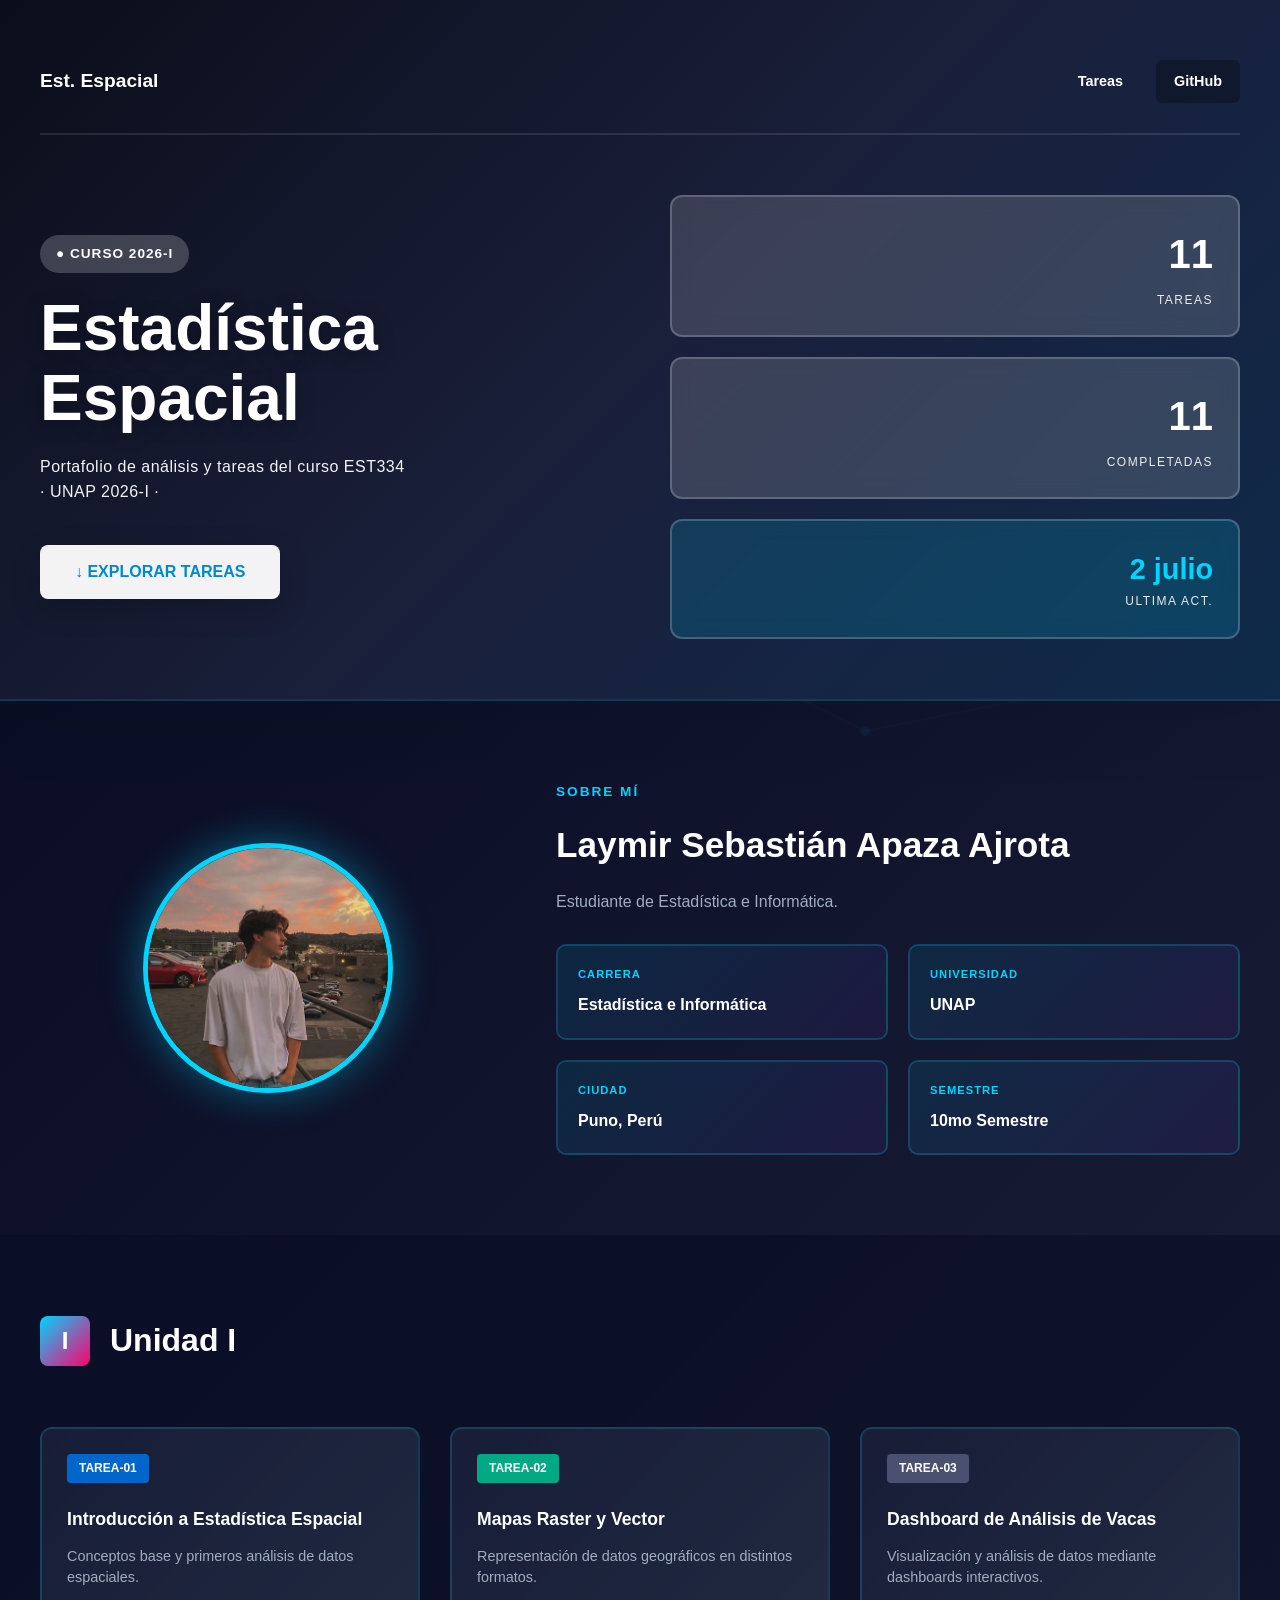
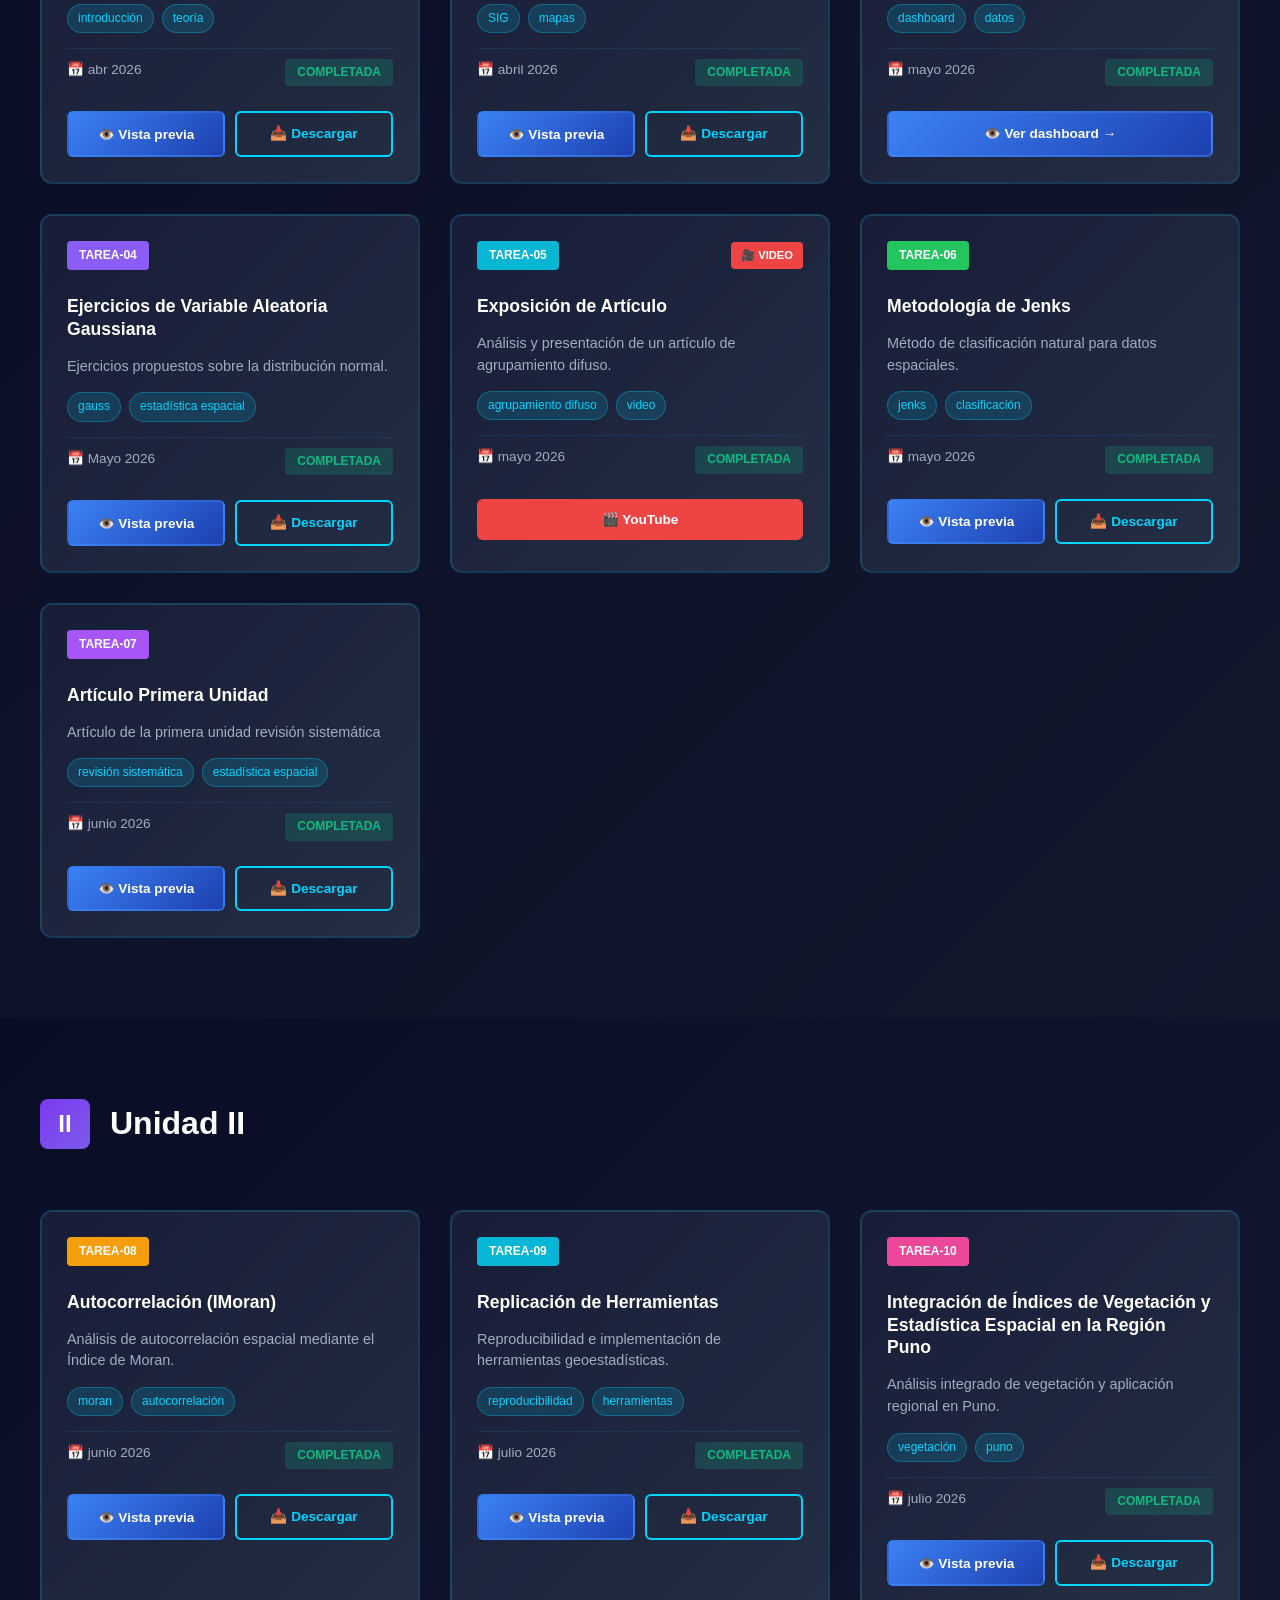
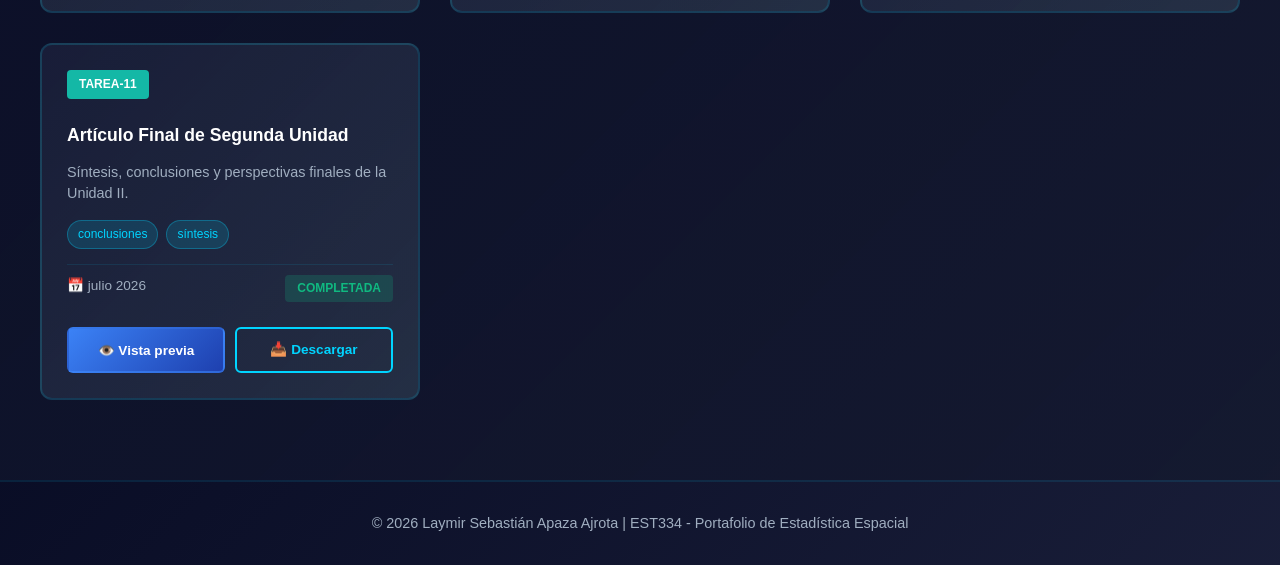
<file: index.html>
<!DOCTYPE html>
<html lang="es">
<head>
    <meta charset="UTF-8">
    <meta name="viewport" content="width=device-width, initial-scale=1.0">
    <title>Estadística Espacial - EST334 UNAP</title>
    <link rel="stylesheet" href="styles.css">
</head>
<body>

    <!-- ===== HEADER HERO ===== -->
    <header class="hero">
        <nav class="navbar-hero">
            <div class="logo">Est. Espacial</div>
            <div class="nav-buttons">
                <a href="#tareas" class="nav-btn">Tareas</a>
                <a href="https://github.com" class="nav-btn github-btn">GitHub</a>
            </div>
        </nav>

        <div class="hero-content">
            <div class="hero-left">
                <div class="badge-hero">● CURSO 2026-I</div>
                <h1 class="hero-title">Estadística<br>Espacial</h1>
                <p class="hero-subtitle">Portafolio de análisis y tareas del curso EST334<br>· UNAP 2026-I ·</p>
                <a href="#tareas" class="btn-hero">↓ EXPLORAR TAREAS</a>
            </div>

            <div class="hero-right">
                <div class="stat-box">
                    <span class="stat-number">11</span>
                    <span class="stat-label">TAREAS</span>
                </div>
                <div class="stat-box">
                    <span class="stat-number">11</span>
                    <span class="stat-label">COMPLETADAS</span>
                </div>
                <div class="stat-box date-box">
                    <span class="stat-date">2 julio</span>
                    <span class="stat-label">ULTIMA ACT.</span>
                </div>
            </div>
        </div>
    </header>

    <!-- ===== SECCIÓN SOBRE MI ===== -->
    <section class="about" id="about">
        <div class="about-container">
            <div class="about-left">
                <div class="profile-circle">
                    <img src="foto.jpg" alt="Laymir Apaza">
                </div>
            </div>

            <div class="about-right">
                <h2 class="section-title">SOBRE MÍ</h2>
                <h3 class="about-name">Laymir Sebastián Apaza Ajrota</h3>
                <p class="about-desc">Estudiante de Estadística e Informática.</p>

                <div class="info-grid">
                    <div class="info-box">
                        <span class="info-label">CARRERA</span>
                        <span class="info-value">Estadística e Informática</span>
                    </div>
                    <div class="info-box">
                        <span class="info-label">UNIVERSIDAD</span>
                        <span class="info-value">UNAP</span>
                    </div>
                    <div class="info-box">
                        <span class="info-label">CIUDAD</span>
                        <span class="info-value">Puno, Perú</span>
                    </div>
                    <div class="info-box">
                        <span class="info-label">SEMESTRE</span>
                        <span class="info-value">10mo Semestre</span>
                    </div>
                </div>
            </div>
        </div>
    </section>

    <!-- ===== SECCIÓN UNIDAD I ===== -->
    <section class="tareas" id="tareas">
        <div class="section-header-tareas">
            <div class="unit-badge">I</div>
            <h2 class="section-title-tareas">Unidad I</h2>
        </div>

        <div class="tareas-grid">
            <!-- Tarea 1 -->
            <div class="tarea-card tarea-1">
                <div class="tarea-top">
                    <span class="tarea-id">tarea-01</span>
                </div>
                <h3 class="tarea-title">Introducción a Estadística Espacial</h3>
                <p class="tarea-desc">Conceptos base y primeros análisis de datos espaciales.</p>
                <div class="tarea-tags">
                    <span class="tag">introducción</span>
                    <span class="tag">teoría</span>
                </div>
                <div class="tarea-meta">
                    <span class="tarea-date">📅 abr 2026</span>
                    <span class="tarea-status">COMPLETADA</span>
                </div>
                <div class="tarea-buttons">
                    <button class="btn-preview" onclick="previewPDF('practicas/01_introduccion_estadistica_espacial.pdf')">👁️ Vista previa</button>
                    <a href="practicas/01_introduccion_estadistica_espacial.pdf" class="btn-download" download>📥 Descargar</a>
                </div>
            </div>

            <!-- Tarea 2 -->
            <div class="tarea-card tarea-2">
                <div class="tarea-top">
                    <span class="tarea-id">tarea-02</span>
                </div>
                <h3 class="tarea-title">Mapas Raster y Vector</h3>
                <p class="tarea-desc">Representación de datos geográficos en distintos formatos.</p>
                <div class="tarea-tags">
                    <span class="tag">SIG</span>
                    <span class="tag">mapas</span>
                </div>
                <div class="tarea-meta">
                    <span class="tarea-date">📅 abril 2026</span>
                    <span class="tarea-status">COMPLETADA</span>
                </div>
                <div class="tarea-buttons">
                    <button class="btn-preview" onclick="previewPDF('practicas/02_mapas_raster_vector.pdf')">👁️ Vista previa</button>
                    <a href="practicas/02_mapas_raster_vector.pdf" class="btn-download" download>📥 Descargar</a>
                </div>
            </div>

            <!-- Tarea 3 -->
            <div class="tarea-card tarea-3">
                <div class="tarea-top">
                    <span class="tarea-id">tarea-03</span>
                </div>
                <h3 class="tarea-title">Dashboard de Análisis de Vacas</h3>
                <p class="tarea-desc">Visualización y análisis de datos mediante dashboards interactivos.</p>
                <div class="tarea-tags">
                    <span class="tag">dashboard</span>
                    <span class="tag">datos</span>
                </div>
                <div class="tarea-meta">
                    <span class="tarea-date">📅 mayo 2026</span>
                    <span class="tarea-status">COMPLETADA</span>
                </div>
                <div class="tarea-buttons">
                    <!-- EDITAR AQUÍ: Cambiar por tu link del dashboard -->
                    <a href="https://laymir.shinyapps.io/LAYMIR_SHINY/" class="btn-preview" target="_blank">👁️ Ver dashboard →</a>
                </div>
            </div>

            <!-- Tarea 4 -->
            <div class="tarea-card tarea-4">
                <div class="tarea-top">
                    <span class="tarea-id">tarea-04</span>
                </div>
                <h3 class="tarea-title">Ejercicios de Variable Aleatoria Gaussiana</h3>
                <p class="tarea-desc">Ejercicios propuestos sobre la distribución normal.</p>
                <div class="tarea-tags">
                    <span class="tag">gauss</span>
                    <span class="tag">estadística espacial</span>
                </div>
                <div class="tarea-meta">
                    <span class="tarea-date">📅 Mayo 2026</span>
                    <span class="tarea-status">COMPLETADA</span>
                </div>
                <div class="tarea-buttons">
                    <button class="btn-preview" onclick="previewPDF('practicas/04_ejercicios_variable_aleatoria_gaussiana.pdf')">👁️ Vista previa</button>
                    <a href="practicas/04_ejercicios_variable_aleatoria_gaussiana.pdf" class="btn-download" download>📥 Descargar</a>
                </div>
            </div>

            <!-- Tarea 5 -->
            <div class="tarea-card tarea-5">
                <div class="tarea-top">
                    <span class="tarea-id video-badge">tarea-05</span>
                    <span class="video-tag">🎥 VIDEO</span>
                </div>
                <h3 class="tarea-title">Exposición de Artículo</h3>
                <p class="tarea-desc">Análisis y presentación de un artículo de agrupamiento difuso.</p>
                <div class="tarea-tags">
                    <span class="tag">agrupamiento difuso</span>
                    <span class="tag">video</span>
                </div>
                <div class="tarea-meta">
                    <span class="tarea-date">📅 mayo 2026</span>
                    <span class="tarea-status">COMPLETADA</span>
                </div>
                <div class="tarea-buttons">
                    <a href="https://www.youtube.com/watch?v=8o8Z5d6Mm_c&t=15s" class="btn-youtube">🎬 YouTube</a>
                </div>
            </div>

            <!-- Tarea 6 -->
            <div class="tarea-card tarea-6">
                <div class="tarea-top">
                    <span class="tarea-id">tarea-06</span>
                </div>
                <h3 class="tarea-title">Metodología de Jenks</h3>
                <p class="tarea-desc">Método de clasificación natural para datos espaciales.</p>
                <div class="tarea-tags">
                    <span class="tag">jenks</span>
                    <span class="tag">clasificación</span>
                </div>
                <div class="tarea-meta">
                    <span class="tarea-date">📅 mayo 2026</span>
                    <span class="tarea-status">COMPLETADA</span>
                </div>
                <div class="tarea-buttons">
                    <button class="btn-preview" onclick="previewPDF('practicas/06_metodologia_jenks.pdf')">👁️ Vista previa</button>
                    <a href="practicas/06_metodologia_jenks.pdf" class="btn-download" download>📥 Descargar</a>
                </div>
            </div>

            <div class="tarea-card tarea-7">
                <div class="tarea-top">
                    <span class="tarea-id">tarea-07</span>
                </div>
                <h3 class="tarea-title">Artículo Primera Unidad</h3>
                <p class="tarea-desc">Artículo de la primera unidad revisión sistemática </p>
                <div class="tarea-tags">
                    <span class="tag">revisión sistemática</span>
                    <span class="tag">estadística espacial</span>
                </div>
                <div class="tarea-meta">
                    <span class="tarea-date">📅 junio 2026</span>
                    <span class="tarea-status">COMPLETADA</span>
                </div>
                <div class="tarea-buttons">
                    <button class="btn-preview" onclick="previewPDF('practicas/07_articulo_primera_unidad.pdf')">👁️ Vista previa</button>
                    <a href="practicas/07_articulo_primera_unidad.pdf" class="btn-download" download>📥 Descargar</a>
                </div>
            </div>
        </div>
    </section>

    <!-- ===== SECCIÓN UNIDAD II ===== -->
    <section class="tareas tareas-unidad2" id="unidad2">
        <div class="section-header-tareas">
            <div class="unit-badge unit-2">II</div>
            <h2 class="section-title-tareas">Unidad II</h2>
        </div>

        <div class="tareas-grid">
            <!-- Tarea 8 -->
            <div class="tarea-card tarea-8">
                <div class="tarea-top">
                    <span class="tarea-id">tarea-08</span>
                </div>
                <h3 class="tarea-title">Autocorrelación (IMoran)</h3>
                <p class="tarea-desc">Análisis de autocorrelación espacial mediante el Índice de Moran.</p>
                <div class="tarea-tags">
                    <span class="tag">moran</span>
                    <span class="tag">autocorrelación</span>
                </div>
                <div class="tarea-meta">
                    <span class="tarea-date">📅 junio 2026</span>
                    <span class="tarea-status">COMPLETADA</span>
                </div>
                <div class="tarea-buttons">
                    <button class="btn-preview" onclick="previewPDF('practicas/01_autocorrelacion_imoran.pdf')">👁️ Vista previa</button>
                    <a href="practicas/01_autocorrelacion_imoran.pdf" class="btn-download" download>📥 Descargar</a>
                </div>
            </div>

            <!-- Tarea 9 -->
            <div class="tarea-card tarea-9">
                <div class="tarea-top">
                    <span class="tarea-id">tarea-09</span>
                </div>
                <h3 class="tarea-title">Replicación de Herramientas</h3>
                <p class="tarea-desc">Reproducibilidad e implementación de herramientas geoestadísticas.</p>
                <div class="tarea-tags">
                    <span class="tag">reproducibilidad</span>
                    <span class="tag">herramientas</span>
                </div>
                <div class="tarea-meta">
                    <span class="tarea-date">📅 julio 2026</span>
                    <span class="tarea-status">COMPLETADA</span>
                </div>
                <div class="tarea-buttons">
                    <button class="btn-preview" onclick="previewPDF('practicas/02_replicacion_herramientas.pdf')">👁️ Vista previa</button>
                    <a href="practicas/02_replicacion_herramientas.pdf" class="btn-download" download>📥 Descargar</a>
                </div>
            </div>

            <!-- Tarea 10 -->
            <div class="tarea-card tarea-10">
                <div class="tarea-top">
                    <span class="tarea-id">tarea-10</span>
                </div>
                <h3 class="tarea-title">Integración de Índices de Vegetación y Estadística Espacial en la Región Puno</h3>
                <p class="tarea-desc">Análisis integrado de vegetación y aplicación regional en Puno.</p>
                <div class="tarea-tags">
                    <span class="tag">vegetación</span>
                    <span class="tag">puno</span>
                </div>
                <div class="tarea-meta">
                    <span class="tarea-date">📅 julio 2026</span>
                    <span class="tarea-status">COMPLETADA</span>
                </div>
                <div class="tarea-buttons">
                    <button class="btn-preview" onclick="previewPDF('practicas/03_indices_vegetacion_puno.pdf')">👁️ Vista previa</button>
                    <a href="practicas/03_indices_vegetacion_puno.pdf" class="btn-download" download>📥 Descargar</a>
                </div>
            </div>

            
            <!-- Tarea 11 -->
            <div class="tarea-card tarea-11">
                <div class="tarea-top">
                    <span class="tarea-id">tarea-11</span>
                </div>
                <h3 class="tarea-title">Artículo Final de Segunda Unidad</h3>
                <p class="tarea-desc">Síntesis, conclusiones y perspectivas finales de la Unidad II.</p>
                <div class="tarea-tags">
                    <span class="tag">conclusiones</span>
                    <span class="tag">síntesis</span>
                </div>
                <div class="tarea-meta">
                    <span class="tarea-date">📅 julio 2026</span>
                    <span class="tarea-status">COMPLETADA</span>
                </div>
                <div class="tarea-buttons">
                    <button class="btn-preview" onclick="previewPDF('practicas/05_articulo_final_unidad2.pdf')">👁️ Vista previa</button>
                    <a href="practicas/05_articulo_final_unidad2.pdf" class="btn-download" download>📥 Descargar</a>
                </div>
            </div>
        </div>
    </section>

    <!-- ===== FOOTER ===== -->
    <footer class="footer">
        <p>&copy; 2026 Laymir Sebastián Apaza Ajrota | EST334 - Portafolio de Estadística Espacial</p>
    </footer>

    <!-- ===== MODAL PDF ===== -->
    <div id="pdfModal" class="pdf-modal">
        <div class="pdf-modal-content">
            <button class="pdf-close" onclick="closePDFModal()">&times;</button>
            <div class="pdf-container">
                <iframe id="pdfViewer" src="" width="100%" height="600px"></iframe>
            </div>
            <div class="pdf-modal-footer">
                <p id="pdfFileName">Documento</p>
                <a id="pdfDownloadLink" href="" target="_blank" download class="btn-download-modal">Descargar PDF</a>
            </div>
        </div>
    </div>

    <script src="script.js"></script>

</body>
</html>
</file>
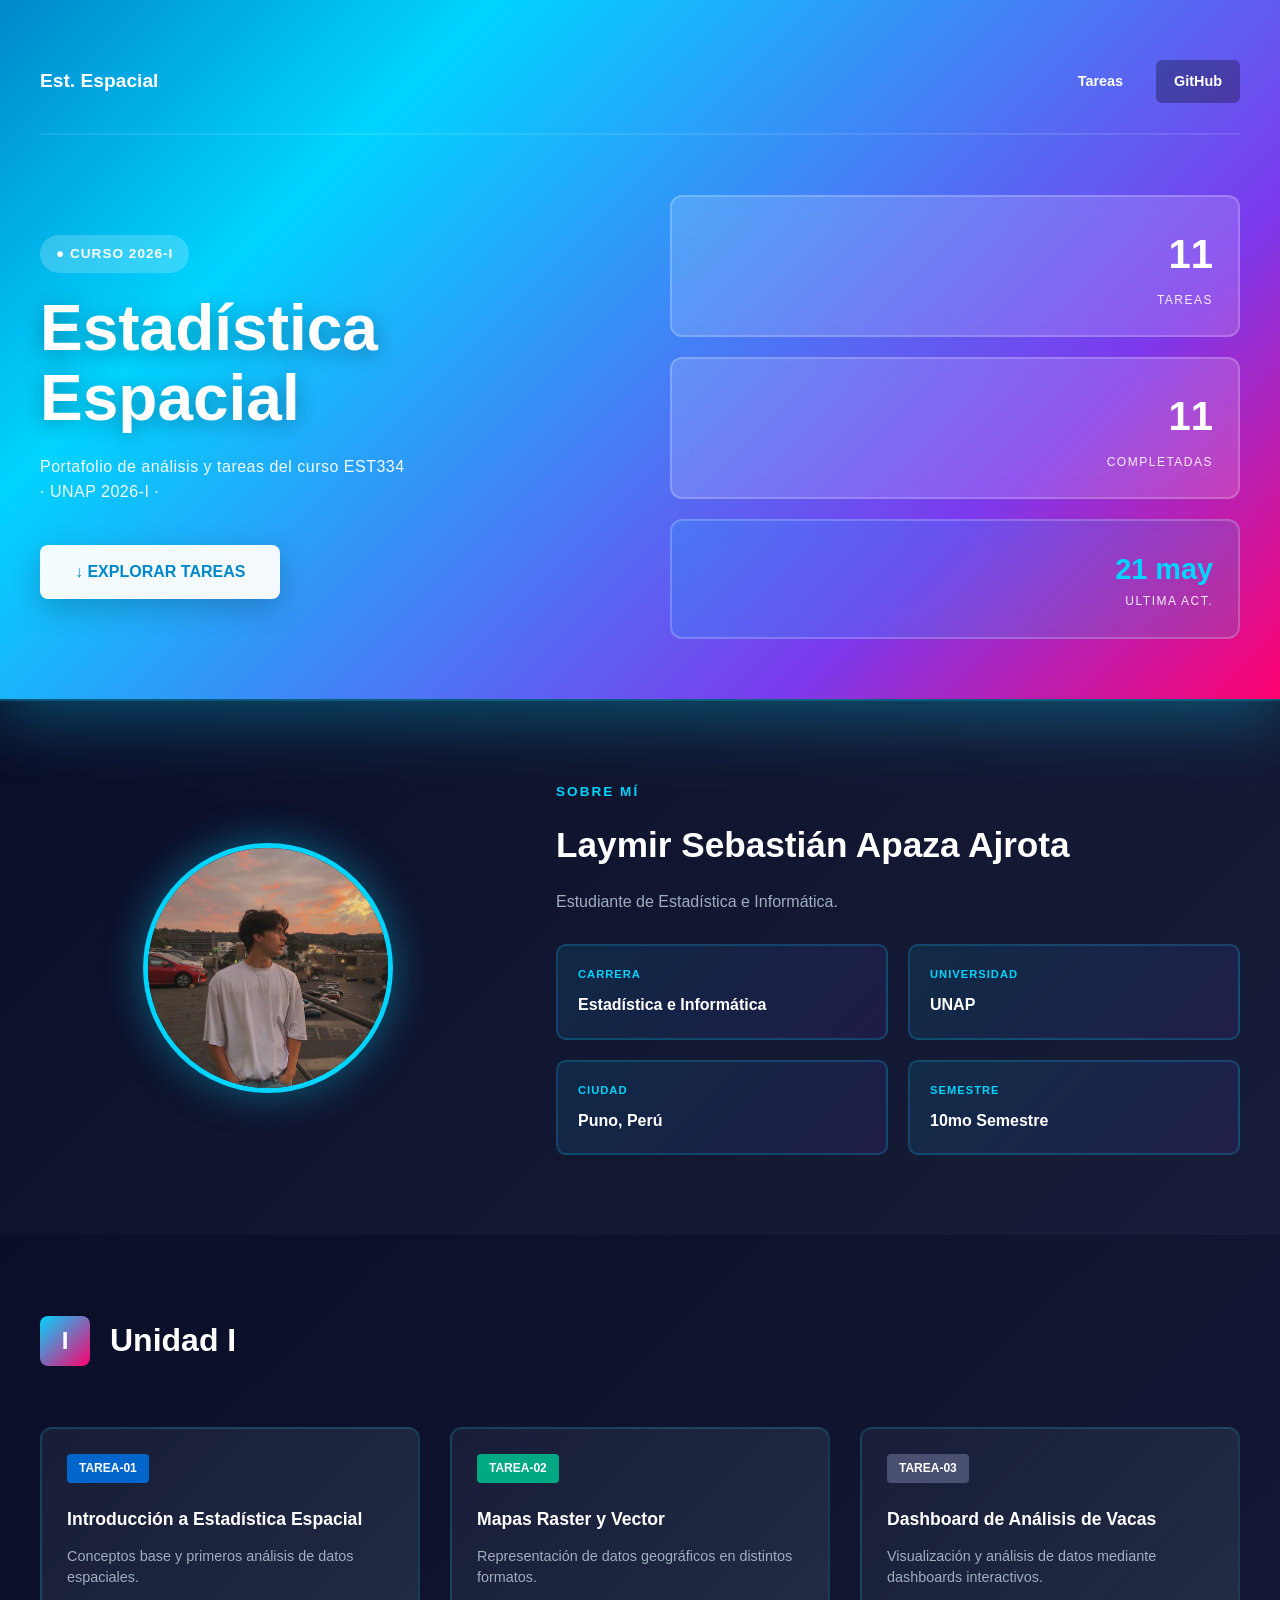
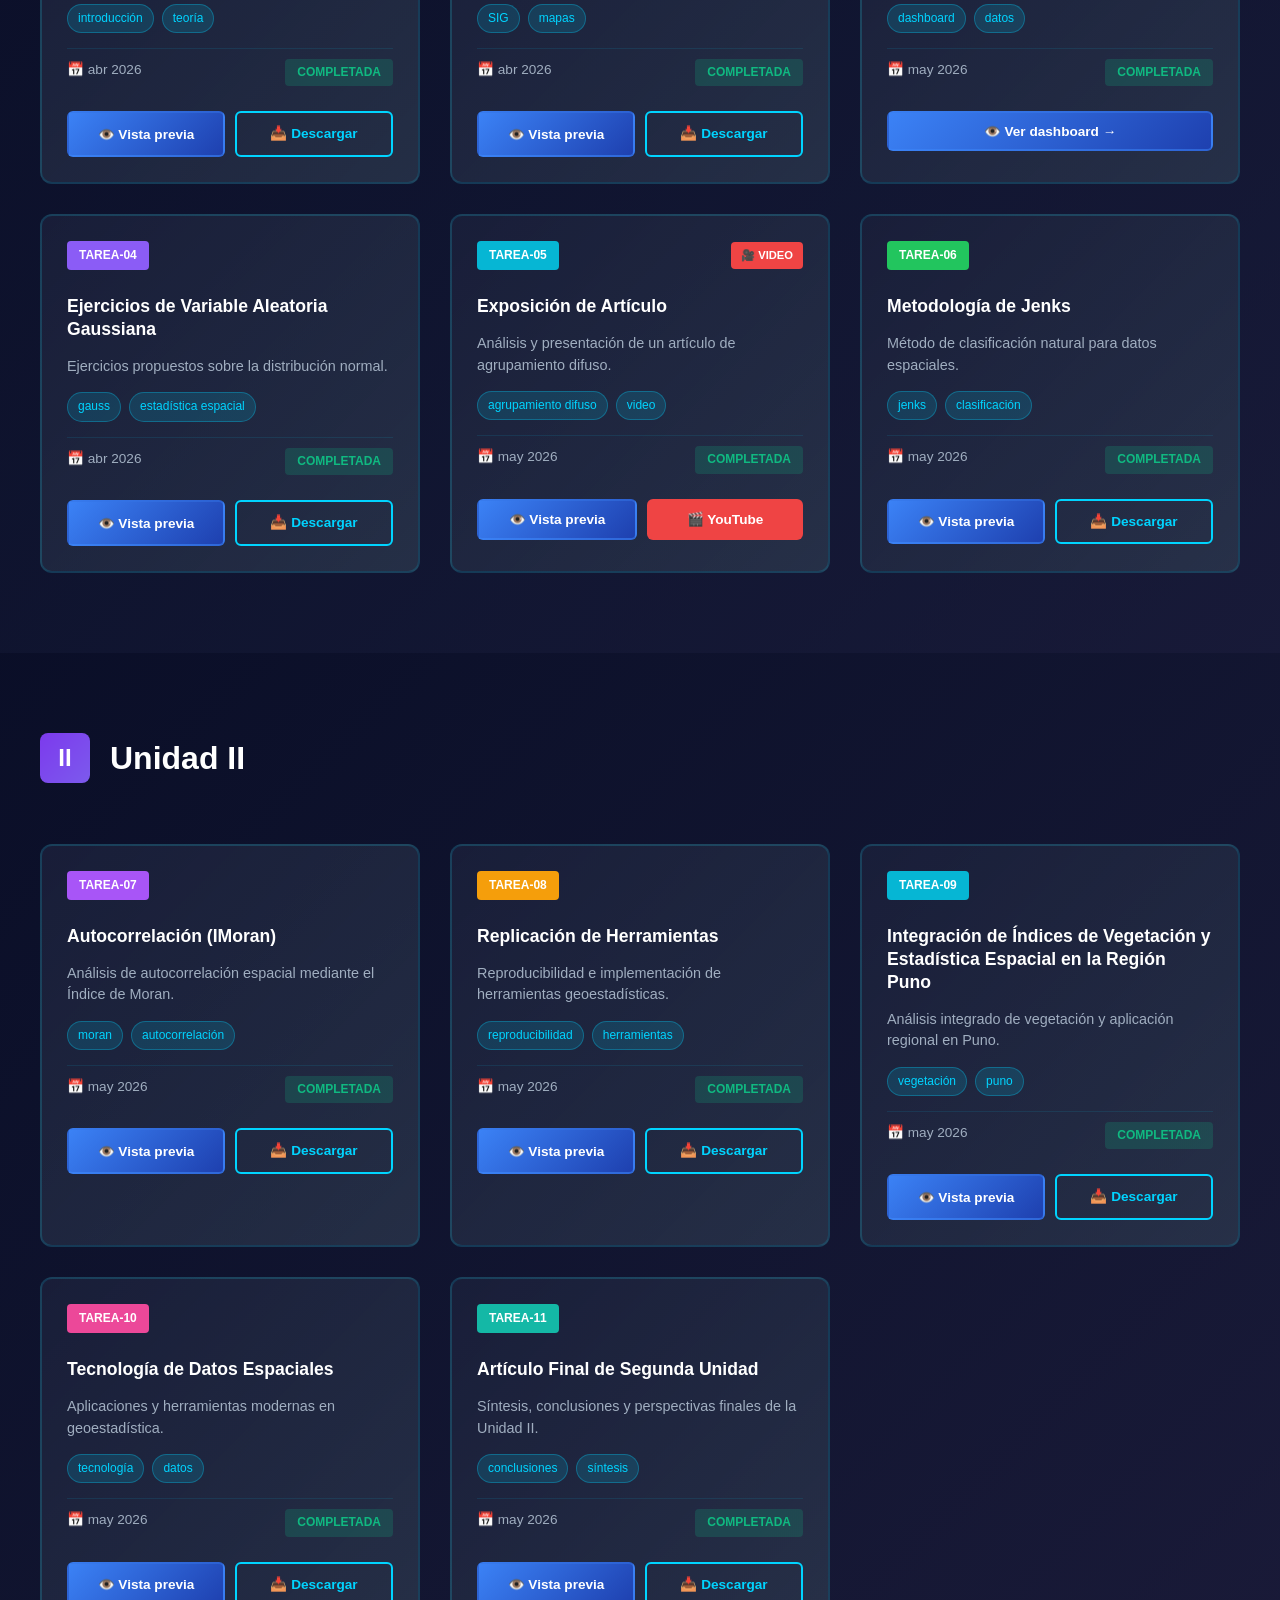
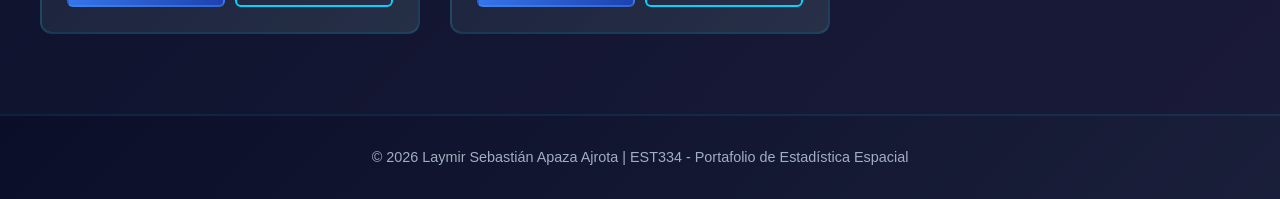
<file: index_nuevo.html>
<!DOCTYPE html>
<html lang="es">
<head>
    <meta charset="UTF-8">
    <meta name="viewport" content="width=device-width, initial-scale=1.0">
    <title>Estadística Espacial - EST334 UNAP</title>
    <link rel="stylesheet" href="styles_nuevo.css">
</head>
<body>

    <!-- ===== HEADER HERO ===== -->
    <header class="hero">
        <nav class="navbar-hero">
            <div class="logo">Est. Espacial</div>
            <div class="nav-buttons">
                <a href="#tareas" class="nav-btn">Tareas</a>
                <a href="https://github.com" class="nav-btn github-btn">GitHub</a>
            </div>
        </nav>

        <div class="hero-content">
            <div class="hero-left">
                <div class="badge-hero">● CURSO 2026-I</div>
                <h1 class="hero-title">Estadística<br>Espacial</h1>
                <p class="hero-subtitle">Portafolio de análisis y tareas del curso EST334<br>· UNAP 2026-I ·</p>
                <a href="#tareas" class="btn-hero">↓ EXPLORAR TAREAS</a>
            </div>

            <div class="hero-right">
                <div class="stat-box">
                    <span class="stat-number">11</span>
                    <span class="stat-label">TAREAS</span>
                </div>
                <div class="stat-box">
                    <span class="stat-number">11</span>
                    <span class="stat-label">COMPLETADAS</span>
                </div>
                <div class="stat-box date-box">
                    <span class="stat-date">21 may</span>
                    <span class="stat-label">ULTIMA ACT.</span>
                </div>
            </div>
        </div>
    </header>

    <!-- ===== SECCIÓN SOBRE MI ===== -->
    <section class="about" id="about">
        <div class="about-container">
            <div class="about-left">
                <div class="profile-circle">
                    <img src="foto.jpg" alt="Laymir Apaza">
                </div>
            </div>

            <div class="about-right">
                <h2 class="section-title">SOBRE MÍ</h2>
                <h3 class="about-name">Laymir Sebastián Apaza Ajrota</h3>
                <p class="about-desc">Estudiante de Estadística e Informática.</p>

                <div class="info-grid">
                    <div class="info-box">
                        <span class="info-label">CARRERA</span>
                        <span class="info-value">Estadística e Informática</span>
                    </div>
                    <div class="info-box">
                        <span class="info-label">UNIVERSIDAD</span>
                        <span class="info-value">UNAP</span>
                    </div>
                    <div class="info-box">
                        <span class="info-label">CIUDAD</span>
                        <span class="info-value">Puno, Perú</span>
                    </div>
                    <div class="info-box">
                        <span class="info-label">SEMESTRE</span>
                        <span class="info-value">10mo Semestre</span>
                    </div>
                </div>
            </div>
        </div>
    </section>

    <!-- ===== SECCIÓN UNIDAD I ===== -->
    <section class="tareas" id="tareas">
        <div class="section-header-tareas">
            <div class="unit-badge">I</div>
            <h2 class="section-title-tareas">Unidad I</h2>
        </div>

        <div class="tareas-grid">
            <!-- Tarea 1 -->
            <div class="tarea-card tarea-1">
                <div class="tarea-top">
                    <span class="tarea-id">tarea-01</span>
                </div>
                <h3 class="tarea-title">Introducción a Estadística Espacial</h3>
                <p class="tarea-desc">Conceptos base y primeros análisis de datos espaciales.</p>
                <div class="tarea-tags">
                    <span class="tag">introducción</span>
                    <span class="tag">teoría</span>
                </div>
                <div class="tarea-meta">
                    <span class="tarea-date">📅 abr 2026</span>
                    <span class="tarea-status">COMPLETADA</span>
                </div>
                <div class="tarea-buttons">
                    <button class="btn-preview" onclick="previewPDF('practicas/01_introduccion_estadistica_espacial.pdf')">👁️ Vista previa</button>
                    <a href="practicas/01_introduccion_estadistica_espacial.pdf" class="btn-download" download>📥 Descargar</a>
                </div>
            </div>

            <!-- Tarea 2 -->
            <div class="tarea-card tarea-2">
                <div class="tarea-top">
                    <span class="tarea-id">tarea-02</span>
                </div>
                <h3 class="tarea-title">Mapas Raster y Vector</h3>
                <p class="tarea-desc">Representación de datos geográficos en distintos formatos.</p>
                <div class="tarea-tags">
                    <span class="tag">SIG</span>
                    <span class="tag">mapas</span>
                </div>
                <div class="tarea-meta">
                    <span class="tarea-date">📅 abr 2026</span>
                    <span class="tarea-status">COMPLETADA</span>
                </div>
                <div class="tarea-buttons">
                    <button class="btn-preview" onclick="previewPDF('practicas/02_mapas_raster_vector.pdf')">👁️ Vista previa</button>
                    <a href="practicas/02_mapas_raster_vector.pdf" class="btn-download" download>📥 Descargar</a>
                </div>
            </div>

            <!-- Tarea 3 -->
            <div class="tarea-card tarea-3">
                <div class="tarea-top">
                    <span class="tarea-id">tarea-03</span>
                </div>
                <h3 class="tarea-title">Dashboard de Análisis de Vacas</h3>
                <p class="tarea-desc">Visualización y análisis de datos mediante dashboards interactivos.</p>
                <div class="tarea-tags">
                    <span class="tag">dashboard</span>
                    <span class="tag">datos</span>
                </div>
                <div class="tarea-meta">
                    <span class="tarea-date">📅 may 2026</span>
                    <span class="tarea-status">COMPLETADA</span>
                </div>
                <div class="tarea-buttons">
                    <button class="btn-preview" onclick="previewPDF('practicas/03_dashboard_analisis_vacas.pdf')">👁️ Ver dashboard →</button>
                </div>
            </div>

            <!-- Tarea 4 -->
            <div class="tarea-card tarea-4">
                <div class="tarea-top">
                    <span class="tarea-id">tarea-04</span>
                </div>
                <h3 class="tarea-title">Ejercicios de Variable Aleatoria Gaussiana</h3>
                <p class="tarea-desc">Ejercicios propuestos sobre la distribución normal.</p>
                <div class="tarea-tags">
                    <span class="tag">gauss</span>
                    <span class="tag">estadística espacial</span>
                </div>
                <div class="tarea-meta">
                    <span class="tarea-date">📅 abr 2026</span>
                    <span class="tarea-status">COMPLETADA</span>
                </div>
                <div class="tarea-buttons">
                    <button class="btn-preview" onclick="previewPDF('practicas/04_ejercicios_variable_aleatoria_gaussiana.pdf')">👁️ Vista previa</button>
                    <a href="practicas/04_ejercicios_variable_aleatoria_gaussiana.pdf" class="btn-download" download>📥 Descargar</a>
                </div>
            </div>

            <!-- Tarea 5 -->
            <div class="tarea-card tarea-5">
                <div class="tarea-top">
                    <span class="tarea-id video-badge">tarea-05</span>
                    <span class="video-tag">🎥 VIDEO</span>
                </div>
                <h3 class="tarea-title">Exposición de Artículo</h3>
                <p class="tarea-desc">Análisis y presentación de un artículo de agrupamiento difuso.</p>
                <div class="tarea-tags">
                    <span class="tag">agrupamiento difuso</span>
                    <span class="tag">video</span>
                </div>
                <div class="tarea-meta">
                    <span class="tarea-date">📅 may 2026</span>
                    <span class="tarea-status">COMPLETADA</span>
                </div>
                <div class="tarea-buttons">
                    <button class="btn-preview" onclick="previewPDF('practicas/05_exposicion_articulo.pdf')">👁️ Vista previa</button>
                    <a href="https://youtube.com" class="btn-youtube">🎬 YouTube</a>
                </div>
            </div>

            <!-- Tarea 6 -->
            <div class="tarea-card tarea-6">
                <div class="tarea-top">
                    <span class="tarea-id">tarea-06</span>
                </div>
                <h3 class="tarea-title">Metodología de Jenks</h3>
                <p class="tarea-desc">Método de clasificación natural para datos espaciales.</p>
                <div class="tarea-tags">
                    <span class="tag">jenks</span>
                    <span class="tag">clasificación</span>
                </div>
                <div class="tarea-meta">
                    <span class="tarea-date">📅 may 2026</span>
                    <span class="tarea-status">COMPLETADA</span>
                </div>
                <div class="tarea-buttons">
                    <button class="btn-preview" onclick="previewPDF('practicas/06_metodologia_jenks.pdf')">👁️ Vista previa</button>
                    <a href="practicas/06_metodologia_jenks.pdf" class="btn-download" download>📥 Descargar</a>
                </div>
            </div>
        </div>
    </section>

    <!-- ===== SECCIÓN UNIDAD II ===== -->
    <section class="tareas tareas-unidad2" id="unidad2">
        <div class="section-header-tareas">
            <div class="unit-badge unit-2">II</div>
            <h2 class="section-title-tareas">Unidad II</h2>
        </div>

        <div class="tareas-grid">
            <!-- Tarea 7 -->
            <div class="tarea-card tarea-7">
                <div class="tarea-top">
                    <span class="tarea-id">tarea-07</span>
                </div>
                <h3 class="tarea-title">Autocorrelación (IMoran)</h3>
                <p class="tarea-desc">Análisis de autocorrelación espacial mediante el Índice de Moran.</p>
                <div class="tarea-tags">
                    <span class="tag">moran</span>
                    <span class="tag">autocorrelación</span>
                </div>
                <div class="tarea-meta">
                    <span class="tarea-date">📅 may 2026</span>
                    <span class="tarea-status">COMPLETADA</span>
                </div>
                <div class="tarea-buttons">
                    <button class="btn-preview" onclick="previewPDF('practicas/01_autocorrelacion_imoran.pdf')">👁️ Vista previa</button>
                    <a href="practicas/01_autocorrelacion_imoran.pdf" class="btn-download" download>📥 Descargar</a>
                </div>
            </div>

            <!-- Tarea 8 -->
            <div class="tarea-card tarea-8">
                <div class="tarea-top">
                    <span class="tarea-id">tarea-08</span>
                </div>
                <h3 class="tarea-title">Replicación de Herramientas</h3>
                <p class="tarea-desc">Reproducibilidad e implementación de herramientas geoestadísticas.</p>
                <div class="tarea-tags">
                    <span class="tag">reproducibilidad</span>
                    <span class="tag">herramientas</span>
                </div>
                <div class="tarea-meta">
                    <span class="tarea-date">📅 may 2026</span>
                    <span class="tarea-status">COMPLETADA</span>
                </div>
                <div class="tarea-buttons">
                    <button class="btn-preview" onclick="previewPDF('practicas/02_replicacion_herramientas.pdf')">👁️ Vista previa</button>
                    <a href="practicas/02_replicacion_herramientas.pdf" class="btn-download" download>📥 Descargar</a>
                </div>
            </div>

            <!-- Tarea 9 -->
            <div class="tarea-card tarea-9">
                <div class="tarea-top">
                    <span class="tarea-id">tarea-09</span>
                </div>
                <h3 class="tarea-title">Integración de Índices de Vegetación y Estadística Espacial en la Región Puno</h3>
                <p class="tarea-desc">Análisis integrado de vegetación y aplicación regional en Puno.</p>
                <div class="tarea-tags">
                    <span class="tag">vegetación</span>
                    <span class="tag">puno</span>
                </div>
                <div class="tarea-meta">
                    <span class="tarea-date">📅 may 2026</span>
                    <span class="tarea-status">COMPLETADA</span>
                </div>
                <div class="tarea-buttons">
                    <button class="btn-preview" onclick="previewPDF('practicas/03_indices_vegetacion_puno.pdf')">👁️ Vista previa</button>
                    <a href="practicas/03_indices_vegetacion_puno.pdf" class="btn-download" download>📥 Descargar</a>
                </div>
            </div>

            <!-- Tarea 10 -->
            <div class="tarea-card tarea-10">
                <div class="tarea-top">
                    <span class="tarea-id">tarea-10</span>
                </div>
                <h3 class="tarea-title">Tecnología de Datos Espaciales</h3>
                <p class="tarea-desc">Aplicaciones y herramientas modernas en geoestadística.</p>
                <div class="tarea-tags">
                    <span class="tag">tecnología</span>
                    <span class="tag">datos</span>
                </div>
                <div class="tarea-meta">
                    <span class="tarea-date">📅 may 2026</span>
                    <span class="tarea-status">COMPLETADA</span>
                </div>
                <div class="tarea-buttons">
                    <button class="btn-preview" onclick="previewPDF('practicas/04_tecnologia_datos_espaciales.pdf')">👁️ Vista previa</button>
                    <a href="practicas/04_tecnologia_datos_espaciales.pdf" class="btn-download" download>📥 Descargar</a>
                </div>
            </div>

            <!-- Tarea 11 -->
            <div class="tarea-card tarea-11">
                <div class="tarea-top">
                    <span class="tarea-id">tarea-11</span>
                </div>
                <h3 class="tarea-title">Artículo Final de Segunda Unidad</h3>
                <p class="tarea-desc">Síntesis, conclusiones y perspectivas finales de la Unidad II.</p>
                <div class="tarea-tags">
                    <span class="tag">conclusiones</span>
                    <span class="tag">síntesis</span>
                </div>
                <div class="tarea-meta">
                    <span class="tarea-date">📅 may 2026</span>
                    <span class="tarea-status">COMPLETADA</span>
                </div>
                <div class="tarea-buttons">
                    <button class="btn-preview" onclick="previewPDF('practicas/05_articulo_final_unidad2.pdf')">👁️ Vista previa</button>
                    <a href="practicas/05_articulo_final_unidad2.pdf" class="btn-download" download>📥 Descargar</a>
                </div>
            </div>
        </div>
    </section>

    <!-- ===== FOOTER ===== -->
    <footer class="footer">
        <p>&copy; 2026 Laymir Sebastián Apaza Ajrota | EST334 - Portafolio de Estadística Espacial</p>
    </footer>

    <!-- ===== MODAL PDF ===== -->
    <div id="pdfModal" class="pdf-modal">
        <div class="pdf-modal-content">
            <button class="pdf-close" onclick="closePDFModal()">&times;</button>
            <div class="pdf-container">
                <iframe id="pdfViewer" src="" width="100%" height="600px"></iframe>
            </div>
            <div class="pdf-modal-footer">
                <p id="pdfFileName">Documento</p>
                <a id="pdfDownloadLink" href="" target="_blank" download class="btn-download-modal">Descargar PDF</a>
            </div>
        </div>
    </div>

    <script src="script_nuevo.js"></script>

</body>
</html>
</file>
<file: styles.css>
* {
    margin: 0;
    padding: 0;
    box-sizing: border-box;
}

:root {
    --primary: #00d4ff;
    --secondary: #ff006e;
    --accent: #7c3aed;
    --dark-bg: #0a0e27;
    --dark-card: #1a1f3a;
    --text-light: #ffffff;
    --text-gray: #a0aec0;
    --border: #475569;
}

html {
    scroll-behavior: smooth;
}

body {
    font-family: 'Poppins', sans-serif;
    background: #0a0e1a;
    color: var(--text-light);
    line-height: 1.6;
    position: relative;
    overflow-x: hidden;
}

/* Fondo oscuro con patrón geométrico 3D */
body::before {
    content: '';
    position: fixed;
    top: 0;
    left: 0;
    width: 100%;
    height: 100%;
    background-color: #0a0e1a;
    background-image: 
        url('data:image/svg+xml,<svg xmlns="http://www.w3.org/2000/svg" viewBox="0 0 1200 800"><defs><style>.line{stroke:rgba(0,200,255,0.15);stroke-width:1.5;fill:none}.point{fill:rgba(0,200,255,0.3);filter:drop-shadow(0 0 3px rgba(0,200,255,0.5))}</style></defs><g class="network"><line class="line" x1="150" y1="80" x2="380" y2="120"/><line class="line" x1="380" y1="120" x2="450" y2="40"/><line class="line" x1="450" y1="40" x2="250" y2="20"/><line class="line" x1="250" y1="20" x2="150" y2="80"/><line class="line" x1="150" y1="80" x2="320" y2="200"/><line class="line" x1="380" y1="120" x2="520" y2="180"/><circle class="point" cx="150" cy="80" r="4"/><circle class="point" cx="380" cy="120" r="4"/><circle class="point" cx="450" cy="40" r="4"/><circle class="point" cx="250" cy="20" r="4"/><circle class="point" cx="320" cy="200" r="4"/><circle class="point" cx="520" cy="180" r="4"/><line class="line" x1="600" y1="150" x2="800" y2="200"/><line class="line" x1="800" y1="200" x2="900" y2="100"/><line class="line" x1="900" y1="100" x2="700" y2="50"/><line class="line" x1="700" y1="50" x2="600" y2="150"/><line class="line" x1="600" y1="150" x2="750" y2="300"/><line class="line" x1="800" y1="200" x2="950" y2="280"/><circle class="point" cx="600" cy="150" r="4"/><circle class="point" cx="800" cy="200" r="4"/><circle class="point" cx="900" cy="100" r="4"/><circle class="point" cx="700" cy="50" r="4"/><circle class="point" cx="750" cy="300" r="4"/><circle class="point" cx="950" cy="280" r="4"/><line class="line" x1="100" y1="400" x2="350" y2="450"/><line class="line" x1="350" y1="450" x2="420" y2="560"/><line class="line" x1="420" y1="560" x2="180" y2="600"/><line class="line" x1="180" y1="600" x2="50" y2="480"/><line class="line" x1="50" y1="480" x2="100" y2="400"/><circle class="point" cx="100" cy="400" r="4"/><circle class="point" cx="350" cy="450" r="4"/><circle class="point" cx="420" cy="560" r="4"/><circle class="point" cx="180" cy="600" r="4"/><circle class="point" cx="50" cy="480" r="4"/><line class="line" x1="700" y1="450" x2="950" y2="500"/><line class="line" x1="950" y1="500" x2="1050" y2="600"/><line class="line" x1="1050" y1="600" x2="800" y2="650"/><line class="line" x1="800" y1="650" x2="600" y2="550"/><line class="line" x1="600" y1="550" x2="700" y2="450"/><circle class="point" cx="700" cy="450" r="4"/><circle class="point" cx="950" cy="500" r="4"/><circle class="point" cx="1050" cy="600" r="4"/><circle class="point" cx="800" cy="650" r="4"/><circle class="point" cx="600" cy="550" r="4"/></g></svg>');
    background-size: cover;
    background-attachment: fixed;
    background-position: center;
    background-repeat: no-repeat;
    pointer-events: none;
    z-index: 0;
}

body > * {
    position: relative;
    z-index: 1;
}

/* ===== HERO SECTION ===== */
.hero {
    background: linear-gradient(135deg, #0a0e1a 0%, #1a1f3a 50%, #0f2a4a 100%);
    padding: 60px 20px;
    position: relative;
    overflow: hidden;
    box-shadow: 0 20px 60px rgba(0, 0, 0, 0.6);
}

.navbar-hero {
    display: flex;
    justify-content: space-between;
    align-items: center;
    max-width: 1200px;
    margin: 0 auto 60px;
    padding-bottom: 30px;
    border-bottom: 2px solid rgba(255, 255, 255, 0.1);
}

.logo {
    font-weight: 700;
    font-size: 1.2rem;
    color: white;
}

.nav-buttons {
    display: flex;
    gap: 15px;
}

.nav-btn {
    color: white;
    text-decoration: none;
    padding: 8px 16px;
    border-radius: 6px;
    font-weight: 600;
    font-size: 0.9rem;
    transition: all 0.3s;
    border: 2px solid transparent;
}

.nav-btn:hover {
    background: rgba(255, 255, 255, 0.2);
    border-color: white;
}

.github-btn {
    background: rgba(0, 0, 0, 0.3);
}

.hero-content {
    max-width: 1200px;
    margin: 0 auto;
    display: grid;
    grid-template-columns: 1fr 1fr;
    gap: 60px;
    align-items: center;
}

.hero-left {
    color: white;
}

.badge-hero {
    display: inline-block;
    background: rgba(255, 255, 255, 0.2);
    padding: 8px 16px;
    border-radius: 20px;
    font-size: 0.85rem;
    margin-bottom: 20px;
    font-weight: 600;
    letter-spacing: 1px;
}

.hero-title {
    font-size: 4rem;
    font-weight: 800;
    line-height: 1.1;
    margin-bottom: 20px;
    text-shadow: 0 4px 20px rgba(0, 0, 0, 0.3);
}

.hero-subtitle {
    font-size: 1rem;
    opacity: 0.95;
    margin-bottom: 40px;
    font-weight: 300;
    letter-spacing: 0.5px;
}

.btn-hero {
    display: inline-block;
    background: rgba(255, 255, 255, 0.95);
    color: #0088cc;
    padding: 14px 35px;
    border-radius: 8px;
    text-decoration: none;
    font-weight: 700;
    transition: all 0.3s;
    box-shadow: 0 10px 30px rgba(0, 0, 0, 0.2);
}

.btn-hero:hover {
    transform: translateY(-3px);
    box-shadow: 0 15px 40px rgba(0, 0, 0, 0.3);
}

.hero-right {
    display: flex;
    flex-direction: column;
    gap: 20px;
}

.stat-box {
    background: rgba(255, 255, 255, 0.15);
    padding: 25px;
    border-radius: 12px;
    border: 2px solid rgba(255, 255, 255, 0.2);
    backdrop-filter: blur(10px);
    text-align: right;
}

.stat-number {
    display: block;
    font-size: 2.5rem;
    font-weight: 800;
    color: white;
    margin-bottom: 5px;
}

.stat-label {
    display: block;
    font-size: 0.75rem;
    text-transform: uppercase;
    letter-spacing: 1.5px;
    opacity: 0.9;
}

.date-box {
    background: rgba(0, 212, 255, 0.15);
}

.stat-date {
    display: block;
    font-size: 1.8rem;
    font-weight: 700;
    color: #00d4ff;
}

/* ===== ABOUT SECTION ===== */
.about {
    background: linear-gradient(135deg, rgba(10, 14, 39, 0.8), rgba(26, 31, 58, 0.8));
    padding: 80px 20px;
    border-top: 2px solid rgba(0, 212, 255, 0.2);
}

.about-container {
    max-width: 1200px;
    margin: 0 auto;
    display: grid;
    grid-template-columns: 1fr 1.5fr;
    gap: 60px;
    align-items: center;
}

.about-left {
    display: flex;
    justify-content: center;
}

.profile-circle {
    width: 250px;
    height: 250px;
    border-radius: 50%;
    overflow: hidden;
    border: 5px solid var(--primary);
    box-shadow: 0 0 40px rgba(0, 212, 255, 0.4);
}

.profile-circle img {
    width: 100%;
    height: 100%;
    object-fit: cover;
}

.about-right {
    color: white;
}

.section-title {
    font-size: 0.85rem;
    font-weight: 700;
    letter-spacing: 2px;
    text-transform: uppercase;
    color: var(--primary);
    margin-bottom: 15px;
}

.about-name {
    font-size: 2.2rem;
    font-weight: 700;
    margin-bottom: 15px;
}

.about-desc {
    color: var(--text-gray);
    font-size: 1rem;
    margin-bottom: 30px;
}

.info-grid {
    display: grid;
    grid-template-columns: repeat(2, 1fr);
    gap: 20px;
}

.info-box {
    background: linear-gradient(135deg, rgba(0, 212, 255, 0.1), rgba(124, 58, 237, 0.1));
    padding: 20px;
    border-radius: 10px;
    border: 2px solid rgba(0, 212, 255, 0.2);
    transition: all 0.3s;
}

.info-box:hover {
    border-color: rgba(0, 212, 255, 0.5);
    transform: translateY(-5px);
}

.info-label {
    display: block;
    font-size: 0.7rem;
    font-weight: 700;
    text-transform: uppercase;
    letter-spacing: 1px;
    color: var(--primary);
    margin-bottom: 8px;
}

.info-value {
    display: block;
    font-size: 1rem;
    font-weight: 600;
    color: white;
}

/* ===== TAREAS SECTION ===== */
.tareas {
    padding: 80px 20px;
    background: linear-gradient(135deg, rgba(10, 14, 39, 0.9), rgba(26, 31, 58, 0.6));
}

.tareas-unidad2 {
    background: linear-gradient(135deg, rgba(10, 14, 39, 0.95), rgba(26, 31, 58, 0.7));
}

.section-header-tareas {
    display: flex;
    align-items: center;
    gap: 20px;
    max-width: 1200px;
    margin: 0 auto 60px;
}

.unit-badge {
    background: linear-gradient(135deg, var(--primary), var(--secondary));
    color: white;
    width: 50px;
    height: 50px;
    border-radius: 8px;
    display: flex;
    align-items: center;
    justify-content: center;
    font-size: 1.5rem;
    font-weight: 800;
}

.unit-2 {
    background: linear-gradient(135deg, var(--accent), #7c5aed);
}

.section-title-tareas {
    font-size: 2rem;
    font-weight: 800;
    color: white;
}

.tareas-grid {
    max-width: 1200px;
    margin: 0 auto;
    display: grid;
    grid-template-columns: repeat(auto-fit, minmax(300px, 1fr));
    gap: 30px;
}

/* ===== TAREA CARD ===== */
.tarea-card {
    background: linear-gradient(135deg, rgba(26, 31, 58, 0.9), rgba(51, 65, 85, 0.6));
    border: 2px solid rgba(0, 212, 255, 0.15);
    border-radius: 12px;
    padding: 25px;
    transition: all 0.3s;
    cursor: pointer;
    position: relative;
    overflow: hidden;
    display: flex;
    flex-direction: column;
    gap: 15px;
}

.tarea-card::before {
    content: '';
    position: absolute;
    top: 0;
    left: 0;
    right: 0;
    height: 4px;
    background: linear-gradient(90deg, var(--primary), var(--secondary));
    transform: scaleX(0);
    transform-origin: left;
    transition: transform 0.4s;
}

.tarea-card:hover {
    border-color: rgba(0, 212, 255, 0.5);
    transform: translateY(-10px);
    box-shadow: 0 20px 50px rgba(0, 212, 255, 0.2);
}

.tarea-card:hover::before {
    transform: scaleX(1);
}

/* Color diferente para cada tarea */
.tarea-1 { --card-color: #0066cc; }
.tarea-2 { --card-color: #00a884; }
.tarea-3 { --card-color: #4a5070; }
.tarea-4 { --card-color: #8b5cf6; }
.tarea-5 { --card-color: #06b6d4; }
.tarea-6 { --card-color: #22c55e; }
.tarea-7 { --card-color: #a855f7; }
.tarea-8 { --card-color: #f59e0b; }
.tarea-9 { --card-color: #06b6d4; }
.tarea-10 { --card-color: #ec4899; }
.tarea-11 { --card-color: #14b8a6; }

.tarea-top {
    display: flex;
    justify-content: space-between;
    align-items: center;
    margin-bottom: 10px;
}

.tarea-id {
    background: var(--card-color);
    color: white;
    padding: 5px 12px;
    border-radius: 4px;
    font-size: 0.75rem;
    font-weight: 600;
    text-transform: uppercase;
}

.video-tag {
    background: #ef4444;
    color: white;
    padding: 5px 10px;
    border-radius: 4px;
    font-size: 0.7rem;
    font-weight: 600;
}

.tarea-title {
    font-size: 1.1rem;
    font-weight: 700;
    color: white;
    line-height: 1.3;
}

.tarea-desc {
    color: var(--text-gray);
    font-size: 0.9rem;
    line-height: 1.5;
}

.tarea-tags {
    display: flex;
    gap: 8px;
    flex-wrap: wrap;
}

.tag {
    background: rgba(0, 212, 255, 0.15);
    color: var(--primary);
    padding: 4px 10px;
    border-radius: 20px;
    font-size: 0.75rem;
    font-weight: 500;
    border: 1px solid rgba(0, 212, 255, 0.3);
}

.tarea-meta {
    display: flex;
    justify-content: space-between;
    font-size: 0.85rem;
    color: var(--text-gray);
    padding-top: 10px;
    border-top: 1px solid rgba(0, 212, 255, 0.1);
}

.tarea-status {
    background: rgba(16, 185, 129, 0.2);
    color: #10b981;
    padding: 4px 12px;
    border-radius: 4px;
    font-weight: 600;
    font-size: 0.75rem;
}

.tarea-buttons {
    display: flex;
    gap: 10px;
    flex-wrap: wrap;
    margin-top: 10px;
}

.btn-preview,
.btn-download,
.btn-video,
.btn-youtube {
    padding: 10px 16px;
    border: none;
    border-radius: 6px;
    cursor: pointer;
    font-weight: 600;
    font-size: 0.85rem;
    transition: all 0.3s;
    font-family: inherit;
    flex: 1;
    min-width: 100px;
    text-align: center;
    text-decoration: none;
    display: inline-flex;
    align-items: center;
    justify-content: center;
    gap: 5px;
}

.btn-preview {
    background: linear-gradient(135deg, #3b82f6, #1e40af);
    color: white;
    border: 2px solid rgba(59, 130, 246, 0.5);
}

.btn-preview:hover {
    background: linear-gradient(135deg, #4f96ff, #2563eb);
    border-color: rgba(79, 150, 255, 0.8);
    transform: translateY(-2px);
}

.btn-download {
    background: transparent;
    color: var(--primary);
    border: 2px solid var(--primary);
}

.btn-download:hover {
    background: var(--primary);
    color: #000;
}

.btn-video {
    background: linear-gradient(135deg, #3b82f6, #1e40af);
    color: white;
}

.btn-youtube {
    background: #ef4444;
    color: white;
}

.btn-youtube:hover {
    background: #dc2626;
    transform: translateY(-2px);
}

/* ===== FOOTER ===== */
.footer {
    background: linear-gradient(135deg, rgba(10, 14, 39, 0.95), rgba(26, 31, 58, 0.95));
    padding: 30px;
    text-align: center;
    color: var(--text-gray);
    font-size: 0.9rem;
    border-top: 2px solid rgba(0, 212, 255, 0.1);
}

/* ===== PDF MODAL ===== */
.pdf-modal {
    display: none;
    position: fixed;
    z-index: 2000;
    left: 0;
    top: 0;
    width: 100%;
    height: 100%;
    background: rgba(0, 0, 0, 0.8);
    align-items: center;
    justify-content: center;
}

.pdf-modal.show {
    display: flex;
}

.pdf-modal-content {
    background: var(--dark-card);
    border-radius: 12px;
    width: 90%;
    max-width: 900px;
    height: 85vh;
    max-height: 800px;
    display: flex;
    flex-direction: column;
    border: 2px solid rgba(0, 212, 255, 0.3);
    position: relative;
}

.pdf-close {
    position: absolute;
    right: 20px;
    top: 15px;
    background: none;
    border: none;
    color: var(--primary);
    font-size: 2rem;
    cursor: pointer;
    z-index: 10;
    width: 45px;
    height: 45px;
    display: flex;
    align-items: center;
    justify-content: center;
    background: rgba(0, 212, 255, 0.1);
    border-radius: 50%;
    transition: all 0.3s;
}

.pdf-close:hover {
    background: rgba(0, 212, 255, 0.2);
    transform: rotate(90deg) scale(1.1);
}

.pdf-container {
    flex: 1;
    overflow: auto;
    padding: 20px;
}

.pdf-container iframe {
    border-radius: 8px;
    border: 1px solid rgba(0, 212, 255, 0.2);
}

.pdf-modal-footer {
    padding: 20px;
    border-top: 1px solid rgba(0, 212, 255, 0.2);
    display: flex;
    justify-content: space-between;
    align-items: center;
    gap: 15px;
}

.pdf-modal-footer p {
    margin: 0;
    color: var(--text-gray);
}

.btn-download-modal {
    background: linear-gradient(135deg, var(--primary), var(--secondary));
    color: white;
    padding: 12px 25px;
    border-radius: 6px;
    text-decoration: none;
    font-weight: 600;
    border: none;
    cursor: pointer;
    transition: all 0.3s;
}

.btn-download-modal:hover {
    transform: translateY(-3px);
    box-shadow: 0 15px 35px rgba(0, 212, 255, 0.3);
}

/* ===== RESPONSIVE ===== */
@media (max-width: 768px) {
    .hero-content {
        grid-template-columns: 1fr;
        gap: 40px;
    }

    .hero-title {
        font-size: 2.5rem;
    }

    .about-container {
        grid-template-columns: 1fr;
        gap: 40px;
    }

    .profile-circle {
        width: 180px;
        height: 180px;
    }

    .info-grid {
        grid-template-columns: 1fr;
    }

    .tareas-grid {
        grid-template-columns: 1fr;
    }

    .hero-right {
        flex-direction: row;
        justify-content: space-around;
    }

    .stat-box {
        padding: 15px;
    }

    .stat-number {
        font-size: 1.8rem;
    }
}

@media (max-width: 480px) {
    .hero {
        padding: 40px 15px;
    }

    .hero-title {
        font-size: 2rem;
    }

    .btn-hero {
        display: block;
        text-align: center;
    }

    .navbar-hero {
        flex-direction: column;
        gap: 20px;
        margin-bottom: 40px;
    }

    .about {
        padding: 40px 15px;
    }

    .tarea-buttons {
        flex-direction: column;
    }

    .btn-preview,
    .btn-download {
        width: 100%;
    }
}
</file>
<file: styles_nuevo.css>
* {
    margin: 0;
    padding: 0;
    box-sizing: border-box;
}

:root {
    --primary: #00d4ff;
    --secondary: #ff006e;
    --accent: #7c3aed;
    --dark-bg: #0a0e27;
    --dark-card: #1a1f3a;
    --text-light: #ffffff;
    --text-gray: #a0aec0;
    --border: #475569;
}

html {
    scroll-behavior: smooth;
}

body {
    font-family: 'Poppins', sans-serif;
    background: linear-gradient(135deg, #0a0e27 0%, #0f1535 50%, #1a0f35 100%);
    color: var(--text-light);
    line-height: 1.6;
}

/* ===== HERO SECTION ===== */
.hero {
    background: linear-gradient(135deg, #0088cc 0%, #00d4ff 25%, #7c3aed 75%, #ff006e 100%);
    padding: 60px 20px;
    position: relative;
    overflow: hidden;
    box-shadow: 0 20px 60px rgba(0, 212, 255, 0.3);
}

.navbar-hero {
    display: flex;
    justify-content: space-between;
    align-items: center;
    max-width: 1200px;
    margin: 0 auto 60px;
    padding-bottom: 30px;
    border-bottom: 2px solid rgba(255, 255, 255, 0.1);
}

.logo {
    font-weight: 700;
    font-size: 1.2rem;
    color: white;
}

.nav-buttons {
    display: flex;
    gap: 15px;
}

.nav-btn {
    color: white;
    text-decoration: none;
    padding: 8px 16px;
    border-radius: 6px;
    font-weight: 600;
    font-size: 0.9rem;
    transition: all 0.3s;
    border: 2px solid transparent;
}

.nav-btn:hover {
    background: rgba(255, 255, 255, 0.2);
    border-color: white;
}

.github-btn {
    background: rgba(0, 0, 0, 0.3);
}

.hero-content {
    max-width: 1200px;
    margin: 0 auto;
    display: grid;
    grid-template-columns: 1fr 1fr;
    gap: 60px;
    align-items: center;
}

.hero-left {
    color: white;
}

.badge-hero {
    display: inline-block;
    background: rgba(255, 255, 255, 0.2);
    padding: 8px 16px;
    border-radius: 20px;
    font-size: 0.85rem;
    margin-bottom: 20px;
    font-weight: 600;
    letter-spacing: 1px;
}

.hero-title {
    font-size: 4rem;
    font-weight: 800;
    line-height: 1.1;
    margin-bottom: 20px;
    text-shadow: 0 4px 20px rgba(0, 0, 0, 0.3);
}

.hero-subtitle {
    font-size: 1rem;
    opacity: 0.95;
    margin-bottom: 40px;
    font-weight: 300;
    letter-spacing: 0.5px;
}

.btn-hero {
    display: inline-block;
    background: rgba(255, 255, 255, 0.95);
    color: #0088cc;
    padding: 14px 35px;
    border-radius: 8px;
    text-decoration: none;
    font-weight: 700;
    transition: all 0.3s;
    box-shadow: 0 10px 30px rgba(0, 0, 0, 0.2);
}

.btn-hero:hover {
    transform: translateY(-3px);
    box-shadow: 0 15px 40px rgba(0, 0, 0, 0.3);
}

.hero-right {
    display: flex;
    flex-direction: column;
    gap: 20px;
}

.stat-box {
    background: rgba(255, 255, 255, 0.15);
    padding: 25px;
    border-radius: 12px;
    border: 2px solid rgba(255, 255, 255, 0.2);
    backdrop-filter: blur(10px);
    text-align: right;
}

.stat-number {
    display: block;
    font-size: 2.5rem;
    font-weight: 800;
    color: white;
    margin-bottom: 5px;
}

.stat-label {
    display: block;
    font-size: 0.75rem;
    text-transform: uppercase;
    letter-spacing: 1.5px;
    opacity: 0.9;
}

.date-box {
    background: rgba(0, 212, 255, 0.15);
}

.stat-date {
    display: block;
    font-size: 1.8rem;
    font-weight: 700;
    color: #00d4ff;
}

/* ===== ABOUT SECTION ===== */
.about {
    background: linear-gradient(135deg, rgba(10, 14, 39, 0.8), rgba(26, 31, 58, 0.8));
    padding: 80px 20px;
    border-top: 2px solid rgba(0, 212, 255, 0.2);
}

.about-container {
    max-width: 1200px;
    margin: 0 auto;
    display: grid;
    grid-template-columns: 1fr 1.5fr;
    gap: 60px;
    align-items: center;
}

.about-left {
    display: flex;
    justify-content: center;
}

.profile-circle {
    width: 250px;
    height: 250px;
    border-radius: 50%;
    overflow: hidden;
    border: 5px solid var(--primary);
    box-shadow: 0 0 40px rgba(0, 212, 255, 0.4);
}

.profile-circle img {
    width: 100%;
    height: 100%;
    object-fit: cover;
}

.about-right {
    color: white;
}

.section-title {
    font-size: 0.85rem;
    font-weight: 700;
    letter-spacing: 2px;
    text-transform: uppercase;
    color: var(--primary);
    margin-bottom: 15px;
}

.about-name {
    font-size: 2.2rem;
    font-weight: 700;
    margin-bottom: 15px;
}

.about-desc {
    color: var(--text-gray);
    font-size: 1rem;
    margin-bottom: 30px;
}

.info-grid {
    display: grid;
    grid-template-columns: repeat(2, 1fr);
    gap: 20px;
}

.info-box {
    background: linear-gradient(135deg, rgba(0, 212, 255, 0.1), rgba(124, 58, 237, 0.1));
    padding: 20px;
    border-radius: 10px;
    border: 2px solid rgba(0, 212, 255, 0.2);
    transition: all 0.3s;
}

.info-box:hover {
    border-color: rgba(0, 212, 255, 0.5);
    transform: translateY(-5px);
}

.info-label {
    display: block;
    font-size: 0.7rem;
    font-weight: 700;
    text-transform: uppercase;
    letter-spacing: 1px;
    color: var(--primary);
    margin-bottom: 8px;
}

.info-value {
    display: block;
    font-size: 1rem;
    font-weight: 600;
    color: white;
}

/* ===== TAREAS SECTION ===== */
.tareas {
    padding: 80px 20px;
    background: linear-gradient(135deg, rgba(10, 14, 39, 0.9), rgba(26, 31, 58, 0.6));
}

.tareas-unidad2 {
    background: linear-gradient(135deg, rgba(10, 14, 39, 0.95), rgba(26, 31, 58, 0.7));
}

.section-header-tareas {
    display: flex;
    align-items: center;
    gap: 20px;
    max-width: 1200px;
    margin: 0 auto 60px;
}

.unit-badge {
    background: linear-gradient(135deg, var(--primary), var(--secondary));
    color: white;
    width: 50px;
    height: 50px;
    border-radius: 8px;
    display: flex;
    align-items: center;
    justify-content: center;
    font-size: 1.5rem;
    font-weight: 800;
}

.unit-2 {
    background: linear-gradient(135deg, var(--accent), #7c5aed);
}

.section-title-tareas {
    font-size: 2rem;
    font-weight: 800;
    color: white;
}

.tareas-grid {
    max-width: 1200px;
    margin: 0 auto;
    display: grid;
    grid-template-columns: repeat(auto-fit, minmax(300px, 1fr));
    gap: 30px;
}

/* ===== TAREA CARD ===== */
.tarea-card {
    background: linear-gradient(135deg, rgba(26, 31, 58, 0.9), rgba(51, 65, 85, 0.6));
    border: 2px solid rgba(0, 212, 255, 0.15);
    border-radius: 12px;
    padding: 25px;
    transition: all 0.3s;
    cursor: pointer;
    position: relative;
    overflow: hidden;
    display: flex;
    flex-direction: column;
    gap: 15px;
}

.tarea-card::before {
    content: '';
    position: absolute;
    top: 0;
    left: 0;
    right: 0;
    height: 4px;
    background: linear-gradient(90deg, var(--primary), var(--secondary));
    transform: scaleX(0);
    transform-origin: left;
    transition: transform 0.4s;
}

.tarea-card:hover {
    border-color: rgba(0, 212, 255, 0.5);
    transform: translateY(-10px);
    box-shadow: 0 20px 50px rgba(0, 212, 255, 0.2);
}

.tarea-card:hover::before {
    transform: scaleX(1);
}

/* Color diferente para cada tarea */
.tarea-1 { --card-color: #0066cc; }
.tarea-2 { --card-color: #00a884; }
.tarea-3 { --card-color: #4a5070; }
.tarea-4 { --card-color: #8b5cf6; }
.tarea-5 { --card-color: #06b6d4; }
.tarea-6 { --card-color: #22c55e; }
.tarea-7 { --card-color: #a855f7; }
.tarea-8 { --card-color: #f59e0b; }
.tarea-9 { --card-color: #06b6d4; }
.tarea-10 { --card-color: #ec4899; }
.tarea-11 { --card-color: #14b8a6; }

.tarea-top {
    display: flex;
    justify-content: space-between;
    align-items: center;
    margin-bottom: 10px;
}

.tarea-id {
    background: var(--card-color);
    color: white;
    padding: 5px 12px;
    border-radius: 4px;
    font-size: 0.75rem;
    font-weight: 600;
    text-transform: uppercase;
}

.video-tag {
    background: #ef4444;
    color: white;
    padding: 5px 10px;
    border-radius: 4px;
    font-size: 0.7rem;
    font-weight: 600;
}

.tarea-title {
    font-size: 1.1rem;
    font-weight: 700;
    color: white;
    line-height: 1.3;
}

.tarea-desc {
    color: var(--text-gray);
    font-size: 0.9rem;
    line-height: 1.5;
}

.tarea-tags {
    display: flex;
    gap: 8px;
    flex-wrap: wrap;
}

.tag {
    background: rgba(0, 212, 255, 0.15);
    color: var(--primary);
    padding: 4px 10px;
    border-radius: 20px;
    font-size: 0.75rem;
    font-weight: 500;
    border: 1px solid rgba(0, 212, 255, 0.3);
}

.tarea-meta {
    display: flex;
    justify-content: space-between;
    font-size: 0.85rem;
    color: var(--text-gray);
    padding-top: 10px;
    border-top: 1px solid rgba(0, 212, 255, 0.1);
}

.tarea-status {
    background: rgba(16, 185, 129, 0.2);
    color: #10b981;
    padding: 4px 12px;
    border-radius: 4px;
    font-weight: 600;
    font-size: 0.75rem;
}

.tarea-buttons {
    display: flex;
    gap: 10px;
    flex-wrap: wrap;
    margin-top: 10px;
}

.btn-preview,
.btn-download,
.btn-video,
.btn-youtube {
    padding: 10px 16px;
    border: none;
    border-radius: 6px;
    cursor: pointer;
    font-weight: 600;
    font-size: 0.85rem;
    transition: all 0.3s;
    font-family: inherit;
    flex: 1;
    min-width: 100px;
    text-align: center;
    text-decoration: none;
    display: inline-flex;
    align-items: center;
    justify-content: center;
    gap: 5px;
}

.btn-preview {
    background: linear-gradient(135deg, #3b82f6, #1e40af);
    color: white;
    border: 2px solid rgba(59, 130, 246, 0.5);
}

.btn-preview:hover {
    background: linear-gradient(135deg, #4f96ff, #2563eb);
    border-color: rgba(79, 150, 255, 0.8);
    transform: translateY(-2px);
}

.btn-download {
    background: transparent;
    color: var(--primary);
    border: 2px solid var(--primary);
}

.btn-download:hover {
    background: var(--primary);
    color: #000;
}

.btn-video {
    background: linear-gradient(135deg, #3b82f6, #1e40af);
    color: white;
}

.btn-youtube {
    background: #ef4444;
    color: white;
}

.btn-youtube:hover {
    background: #dc2626;
    transform: translateY(-2px);
}

/* ===== FOOTER ===== */
.footer {
    background: linear-gradient(135deg, rgba(10, 14, 39, 0.95), rgba(26, 31, 58, 0.95));
    padding: 30px;
    text-align: center;
    color: var(--text-gray);
    font-size: 0.9rem;
    border-top: 2px solid rgba(0, 212, 255, 0.1);
}

/* ===== PDF MODAL ===== */
.pdf-modal {
    display: none;
    position: fixed;
    z-index: 2000;
    left: 0;
    top: 0;
    width: 100%;
    height: 100%;
    background: rgba(0, 0, 0, 0.8);
    align-items: center;
    justify-content: center;
}

.pdf-modal.show {
    display: flex;
}

.pdf-modal-content {
    background: var(--dark-card);
    border-radius: 12px;
    width: 90%;
    max-width: 900px;
    height: 85vh;
    max-height: 800px;
    display: flex;
    flex-direction: column;
    border: 2px solid rgba(0, 212, 255, 0.3);
    position: relative;
}

.pdf-close {
    position: absolute;
    right: 20px;
    top: 15px;
    background: none;
    border: none;
    color: var(--primary);
    font-size: 2rem;
    cursor: pointer;
    z-index: 10;
    width: 45px;
    height: 45px;
    display: flex;
    align-items: center;
    justify-content: center;
    background: rgba(0, 212, 255, 0.1);
    border-radius: 50%;
    transition: all 0.3s;
}

.pdf-close:hover {
    background: rgba(0, 212, 255, 0.2);
    transform: rotate(90deg) scale(1.1);
}

.pdf-container {
    flex: 1;
    overflow: auto;
    padding: 20px;
}

.pdf-container iframe {
    border-radius: 8px;
    border: 1px solid rgba(0, 212, 255, 0.2);
}

.pdf-modal-footer {
    padding: 20px;
    border-top: 1px solid rgba(0, 212, 255, 0.2);
    display: flex;
    justify-content: space-between;
    align-items: center;
    gap: 15px;
}

.pdf-modal-footer p {
    margin: 0;
    color: var(--text-gray);
}

.btn-download-modal {
    background: linear-gradient(135deg, var(--primary), var(--secondary));
    color: white;
    padding: 12px 25px;
    border-radius: 6px;
    text-decoration: none;
    font-weight: 600;
    border: none;
    cursor: pointer;
    transition: all 0.3s;
}

.btn-download-modal:hover {
    transform: translateY(-3px);
    box-shadow: 0 15px 35px rgba(0, 212, 255, 0.3);
}

/* ===== RESPONSIVE ===== */
@media (max-width: 768px) {
    .hero-content {
        grid-template-columns: 1fr;
        gap: 40px;
    }

    .hero-title {
        font-size: 2.5rem;
    }

    .about-container {
        grid-template-columns: 1fr;
        gap: 40px;
    }

    .profile-circle {
        width: 180px;
        height: 180px;
    }

    .info-grid {
        grid-template-columns: 1fr;
    }

    .tareas-grid {
        grid-template-columns: 1fr;
    }

    .hero-right {
        flex-direction: row;
        justify-content: space-around;
    }

    .stat-box {
        padding: 15px;
    }

    .stat-number {
        font-size: 1.8rem;
    }
}

@media (max-width: 480px) {
    .hero {
        padding: 40px 15px;
    }

    .hero-title {
        font-size: 2rem;
    }

    .btn-hero {
        display: block;
        text-align: center;
    }

    .navbar-hero {
        flex-direction: column;
        gap: 20px;
        margin-bottom: 40px;
    }

    .about {
        padding: 40px 15px;
    }

    .tarea-buttons {
        flex-direction: column;
    }

    .btn-preview,
    .btn-download {
        width: 100%;
    }
}
</file>
